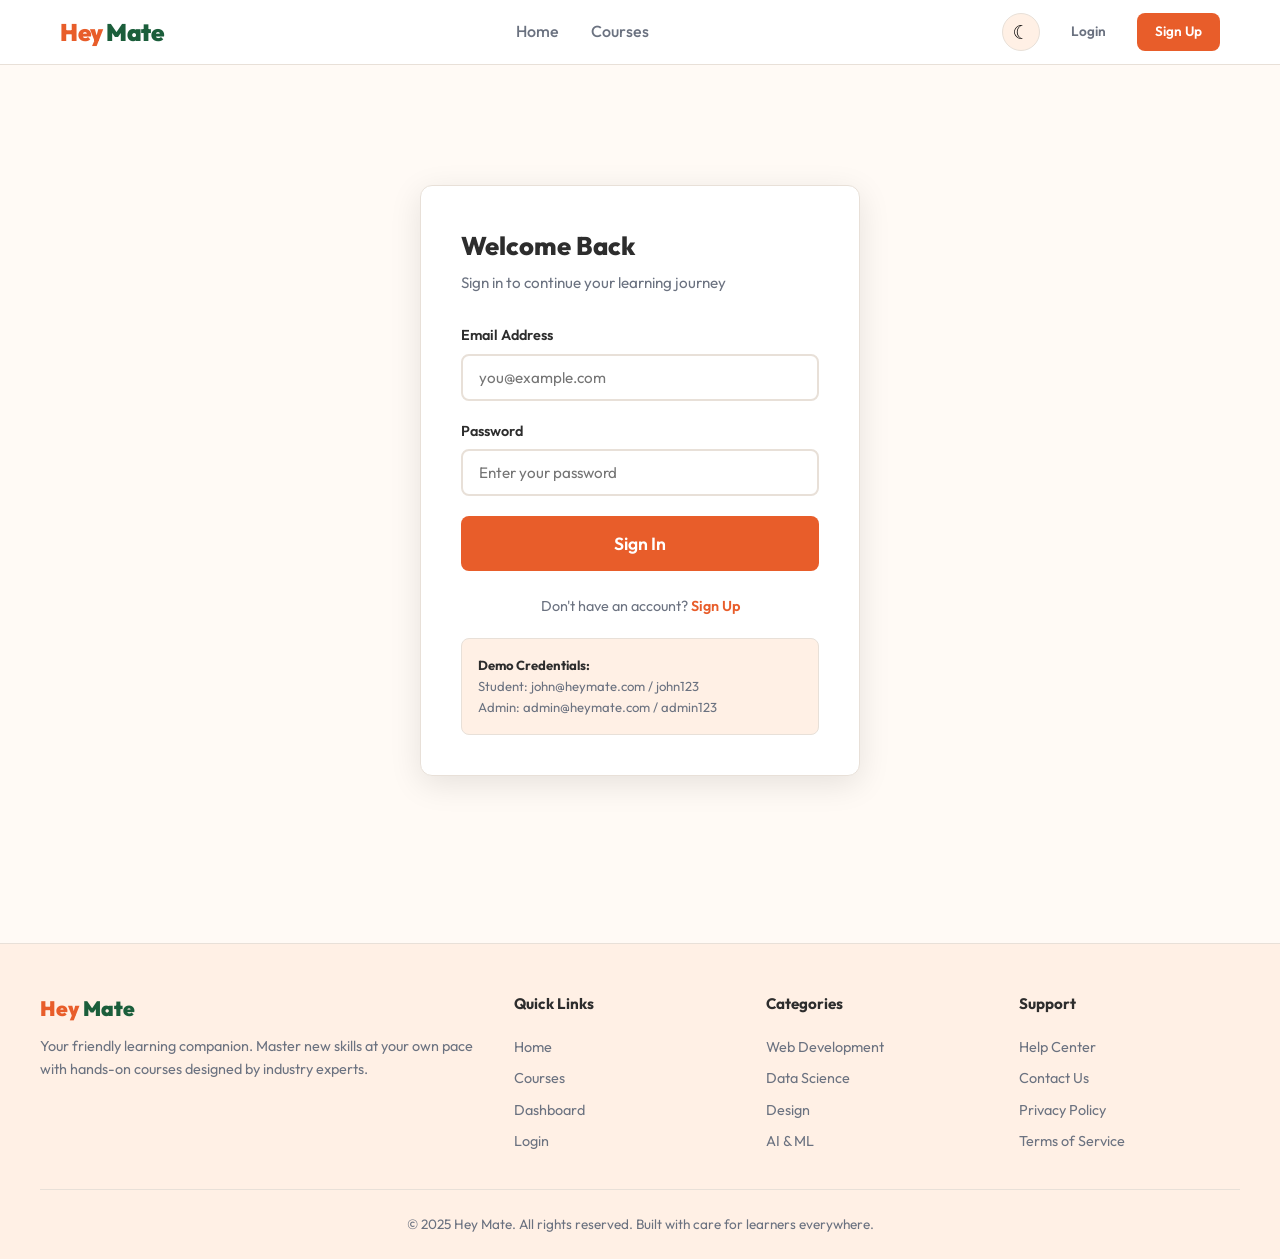
<file: certificate.html>
<!DOCTYPE html>
<html lang="en">
<head>
    <meta charset="UTF-8">
    <meta name="viewport" content="width=device-width, initial-scale=1.0">
    <title>Certificate - Hey Mate</title>
    <link rel="stylesheet" href="css/style.css">
</head>
<body>
    <!-- Header injected by JS -->
    <header class="site-header" id="site-header"></header>

    <!-- ========== CERTIFICATE PAGE ========== -->
    <main class="certificate-page" id="certificatePage">
        <h1 class="fade-in">Your Certificate</h1>
        <p class="fade-in fade-in-delay-1">Congratulations on completing the course!</p>

        <!-- Certificate Canvas -->
        <div class="certificate-wrapper fade-in fade-in-delay-2">
            <canvas id="certificateCanvas" width="800" height="560"></canvas>
        </div>

        <!-- Download / Share Buttons -->
        <div class="certificate-actions fade-in fade-in-delay-3">
            <button class="btn btn-primary" onclick="downloadCertificate()">Download as Image</button>
            <button class="btn btn-outline" onclick="window.print()">Print Certificate</button>
            <a href="dashboard.html" class="btn btn-ghost">Back to Dashboard</a>
        </div>
    </main>

    <!-- Footer injected by JS -->
    <footer class="site-footer" id="site-footer"></footer>

    <!-- Scripts -->
    <script src="js/data.js"></script>
    <script src="js/auth.js"></script>
    <script src="js/common.js"></script>
    <script>
        /* --- Certificate Page: generates certificate using Canvas API --- */
        document.addEventListener('DOMContentLoaded', function() {
            if (!requireLogin()) return;

            var params = new URLSearchParams(window.location.search);
            var courseId = parseInt(params.get('courseId'));
            if (!courseId) { window.location.href = 'dashboard.html'; return; }

            var user = getCurrentUser();
            var courses = getCourses();
            var course = courses.find(function(c) { return c.id === courseId; });
            if (!course) { window.location.href = 'dashboard.html'; return; }

            // Verify quiz was passed
            var quizResults = getQuizResults();
            var result = quizResults[user.id + '_' + courseId];
            if (!result || !result.passed) {
                document.getElementById('certificatePage').innerHTML =
                    '<div class="empty-state" style="margin-top:3rem;">' +
                    '<div class="es-icon">&#128274;</div>' +
                    '<h3>Certificate Locked</h3>' +
                    '<p>You need to pass the quiz with at least 70% to earn this certificate.</p>' +
                    '<a href="quiz.html?courseId=' + courseId + '" class="btn btn-primary">Take Quiz</a>' +
                    '</div>';
                return;
            }

            // Draw the certificate on canvas
            drawCertificate(user, course, result);
        });

        /* --- Draw certificate on canvas --- */
        function drawCertificate(user, course, result) {
            var canvas = document.getElementById('certificateCanvas');
            if (!canvas) return;
            var ctx = canvas.getContext('2d');
            var W = canvas.width;
            var H = canvas.height;

            // Check dark mode for background
            var isDark = document.documentElement.classList.contains('dark');

            // --- Background ---
            ctx.fillStyle = isDark ? '#1C1C30' : '#FFFAF5';
            ctx.fillRect(0, 0, W, H);

            // --- Decorative border ---
            ctx.strokeStyle = '#E85D2A';
            ctx.lineWidth = 4;
            ctx.strokeRect(20, 20, W - 40, H - 40);
            ctx.strokeStyle = '#FFB300';
            ctx.lineWidth = 1.5;
            ctx.strokeRect(28, 28, W - 56, H - 56);

            // --- Corner decorations ---
            var cornerSize = 30;
            ctx.strokeStyle = '#1B5E3B';
            ctx.lineWidth = 2;
            // Top-left
            ctx.beginPath(); ctx.moveTo(20, 20 + cornerSize); ctx.lineTo(20, 20); ctx.lineTo(20 + cornerSize, 20); ctx.stroke();
            // Top-right
            ctx.beginPath(); ctx.moveTo(W - 20 - cornerSize, 20); ctx.lineTo(W - 20, 20); ctx.lineTo(W - 20, 20 + cornerSize); ctx.stroke();
            // Bottom-left
            ctx.beginPath(); ctx.moveTo(20, H - 20 - cornerSize); ctx.lineTo(20, H - 20); ctx.lineTo(20 + cornerSize, H - 20); ctx.stroke();
            // Bottom-right
            ctx.beginPath(); ctx.moveTo(W - 20 - cornerSize, H - 20); ctx.lineTo(W - 20, H - 20); ctx.lineTo(W - 20, H - 20 - cornerSize); ctx.stroke();

            // --- "Hey Mate" logo ---
            ctx.fillStyle = '#E85D2A';
            ctx.font = '900 28px Outfit, sans-serif';
            ctx.textAlign = 'center';
            ctx.fillText('Hey', W / 2 - 32, 85);
            ctx.fillStyle = '#1B5E3B';
            ctx.fillText('Mate', W / 2 + 32, 85);

            // --- "Certificate of Completion" ---
            ctx.fillStyle = isDark ? '#F0EDE8' : '#2D2D2D';
            ctx.font = '800 32px Outfit, sans-serif';
            ctx.fillText('Certificate of Completion', W / 2, 140);

            // --- Decorative line ---
            ctx.strokeStyle = '#E85D2A';
            ctx.lineWidth = 2;
            ctx.beginPath(); ctx.moveTo(W / 2 - 120, 155); ctx.lineTo(W / 2 + 120, 155); ctx.stroke();

            // --- "This is to certify that" ---
            ctx.fillStyle = isDark ? '#9CA3AF' : '#6B7280';
            ctx.font = '400 14px Outfit, sans-serif';
            ctx.fillText('This is to certify that', W / 2, 195);

            // --- Student Name ---
            ctx.fillStyle = '#E85D2A';
            ctx.font = '800 30px Outfit, sans-serif';
            ctx.fillText(user.name, W / 2, 240);

            // --- "has successfully completed the course" ---
            ctx.fillStyle = isDark ? '#9CA3AF' : '#6B7280';
            ctx.font = '400 14px Outfit, sans-serif';
            ctx.fillText('has successfully completed the course', W / 2, 275);

            // --- Course Title ---
            ctx.fillStyle = isDark ? '#F0EDE8' : '#2D2D2D';
            ctx.font = '700 22px Outfit, sans-serif';
            // Wrap long course titles
            wrapText(ctx, course.title, W / 2, 315, W - 160, 28);

            // --- Course details ---
            ctx.fillStyle = isDark ? '#9CA3AF' : '#6B7280';
            ctx.font = '400 13px Outfit, sans-serif';
            ctx.fillText('Instructor: ' + course.instructor.name + '  |  Duration: ' + course.duration + '  |  Score: ' + result.score + '%', W / 2, 385);

            // --- Date ---
            var today = new Date().toLocaleDateString('en-US', { year: 'numeric', month: 'long', day: 'numeric' });
            ctx.fillText('Date: ' + today, W / 2, 415);

            // --- Signature line ---
            ctx.strokeStyle = isDark ? '#3A3A50' : '#D1D5DB';
            ctx.lineWidth = 1;
            ctx.beginPath(); ctx.moveTo(W / 2 - 80, 490); ctx.lineTo(W / 2 + 80, 490); ctx.stroke();
            ctx.fillStyle = isDark ? '#9CA3AF' : '#6B7280';
            ctx.font = '500 12px Outfit, sans-serif';
            ctx.fillText('Hey Mate Learning Platform', W / 2, 510);
        }

        /* --- Helper: wrap text on canvas --- */
        function wrapText(ctx, text, x, y, maxWidth, lineHeight) {
            var words = text.split(' ');
            var line = '';
            var currentY = y;
            for (var i = 0; i < words.length; i++) {
                var testLine = line + words[i] + ' ';
                var metrics = ctx.measureText(testLine);
                if (metrics.width > maxWidth && i > 0) {
                    ctx.fillText(line, x, currentY);
                    line = words[i] + ' ';
                    currentY += lineHeight;
                } else {
                    line = testLine;
                }
            }
            ctx.fillText(line, x, currentY);
        }

        /* --- Download certificate as PNG image --- */
        function downloadCertificate() {
            var canvas = document.getElementById('certificateCanvas');
            if (!canvas) return;
            var link = document.createElement('a');
            link.download = 'heymate-certificate.png';
            link.href = canvas.toDataURL('image/png');
            link.click();
            showToast('Certificate downloaded!', 'success');
        }
    </script>
</body>
</html>
</file>
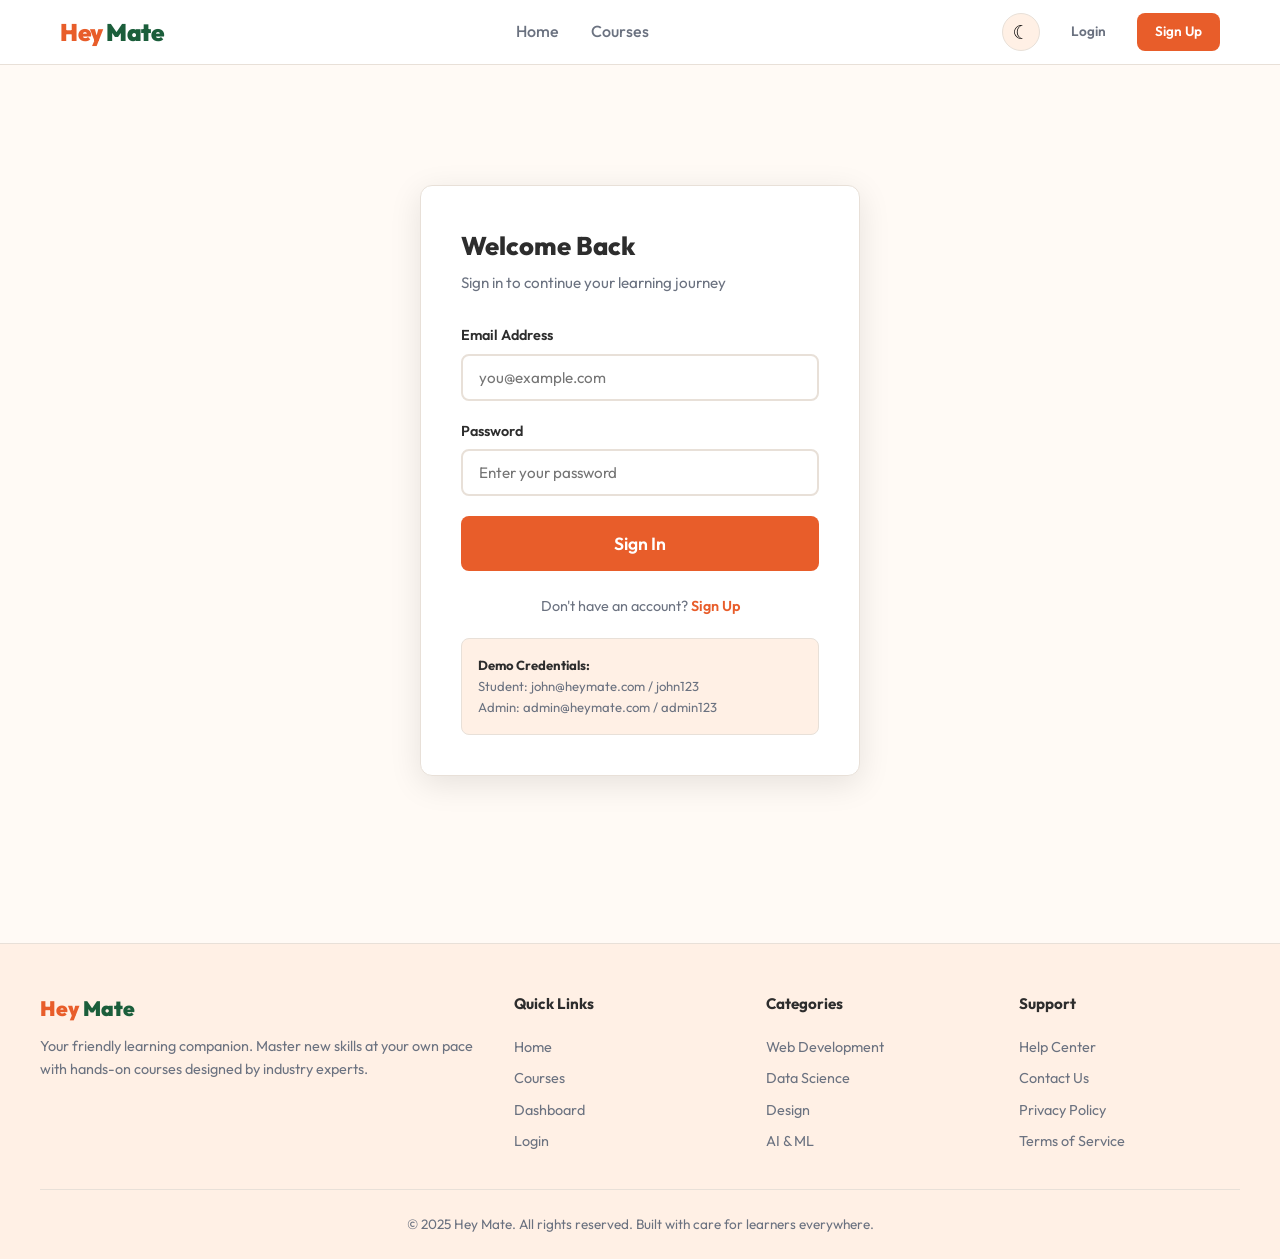
<file: dashboard.html>
<!DOCTYPE html>
<html lang="en">
<head>
    <meta charset="UTF-8">
    <meta name="viewport" content="width=device-width, initial-scale=1.0">
    <title>Dashboard - Hey Mate</title>
    <link rel="stylesheet" href="css/style.css">
</head>
<body>
    <!-- Header injected by JS -->
    <header class="site-header" id="site-header"></header>

    <!-- ========== STUDENT DASHBOARD ========== -->
    <main class="dashboard-page">
        <!-- Welcome Section -->
        <div class="dashboard-welcome fade-in">
            <h1>Welcome back, <span id="welcomeName">Student</span></h1>
            <p>Continue where you left off or explore new courses.</p>
        </div>

        <!-- Stats Cards -->
        <div class="dash-stats" id="dashStats">
            <!-- Rendered by JS -->
        </div>

        <!-- In-Progress Courses -->
        <div class="dash-section fade-in fade-in-delay-1">
            <h2>In Progress</h2>
            <div id="inProgressCourses">
                <!-- Rendered by JS -->
            </div>
        </div>

        <!-- Completed Courses -->
        <div class="dash-section mt-3 fade-in fade-in-delay-2">
            <h2>Completed</h2>
            <div id="completedCourses">
                <!-- Rendered by JS -->
            </div>
        </div>
    </main>

    <!-- Footer injected by JS -->
    <footer class="site-footer" id="site-footer"></footer>

    <!-- Scripts -->
    <script src="js/data.js"></script>
    <script src="js/auth.js"></script>
    <script src="js/common.js"></script>
    <script src="js/dashboard.js"></script>
</body>
</html>
</file>
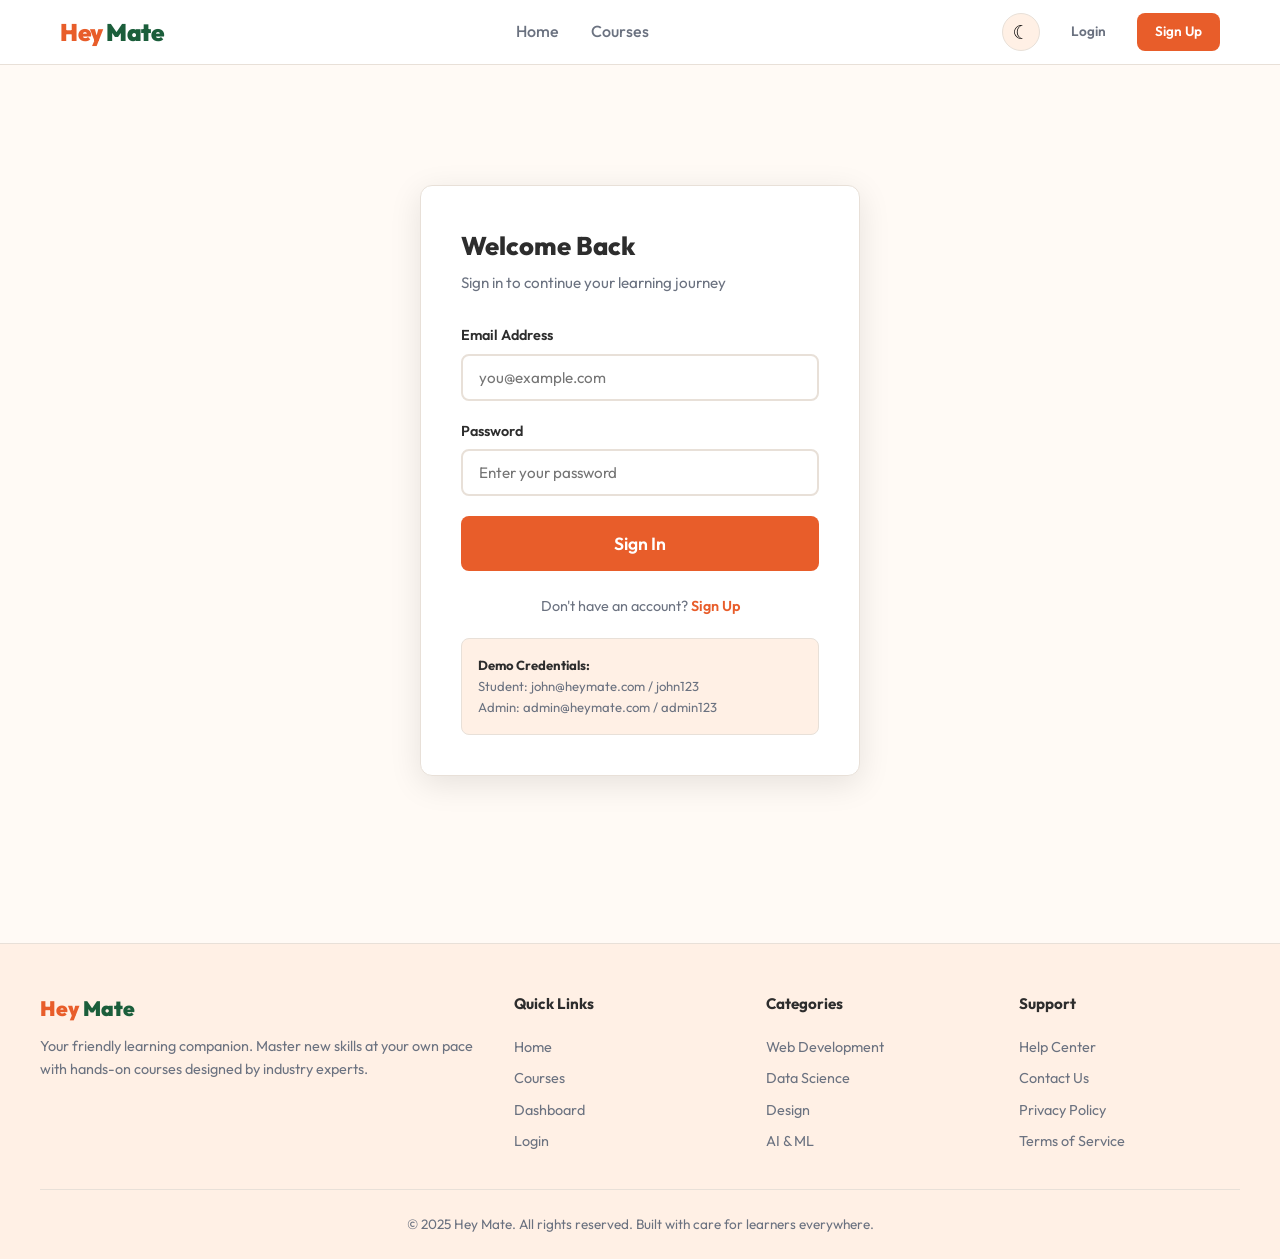
<file: lesson.html>
<!DOCTYPE html>
<html lang="en">
<head>
    <meta charset="UTF-8">
    <meta name="viewport" content="width=device-width, initial-scale=1.0">
    <title>Lesson - Hey Mate</title>
    <link rel="stylesheet" href="css/style.css">
</head>
<body>
    <!-- Header injected by JS -->
    <header class="site-header" id="site-header"></header>

    <!-- ========== LESSON PLAYER PAGE ========== -->
    <main class="lesson-page" id="lessonPage">
        <!-- All content rendered dynamically by JS -->
    </main>

    <!-- Footer injected by JS -->
    <footer class="site-footer" id="site-footer"></footer>

    <!-- Scripts -->
    <script src="js/data.js"></script>
    <script src="js/auth.js"></script>
    <script src="js/common.js"></script>
    <script>
        /* --- Lesson Player: video placeholder + sidebar + progress tracking --- */
        document.addEventListener('DOMContentLoaded', function() {
            if (!requireLogin()) return;

            var page = document.getElementById('lessonPage');
            var params = new URLSearchParams(window.location.search);
            var courseId = parseInt(params.get('courseId'));
            var lessonId = parseInt(params.get('lessonId'));

            if (!courseId || !lessonId) { window.location.href = 'dashboard.html'; return; }

            var courses = getCourses();
            var course = courses.find(function(c) { return c.id === courseId; });
            if (!course) { window.location.href = 'dashboard.html'; return; }

            var allLessons = getAllLessons(course);
            var currentLesson = allLessons.find(function(l) { return l.id === lessonId; });
            if (!currentLesson) { window.location.href = 'dashboard.html'; return; }

            var progress = getProgress();
            var completedLessons = progress[courseId] || [];
            var isCompleted = completedLessons.indexOf(lessonId) !== -1;

            // Find current lesson index and next/prev
            var currentIdx = allLessons.findIndex(function(l) { return l.id === lessonId; });
            var prevLesson = currentIdx > 0 ? allLessons[currentIdx - 1] : null;
            var nextLesson = currentIdx < allLessons.length - 1 ? allLessons[currentIdx + 1] : null;

            // --- Build HTML ---
            var html = '<div class="lesson-layout">';

            // Left: Video + Lesson Content
            html += '<div class="lesson-content-area fade-in">';

            // Video Placeholder
            html += '<div class="video-placeholder">';
            html += '<div class="play-icon">&#9654;</div>';
            html += '<div class="vp-text">' + (currentLesson.type === 'video' ? 'Video Player Placeholder' : 'Reading Material') + '</div>';
            html += '</div>';

            // Lesson Title & Info
            html += '<h2>' + currentLesson.title + '</h2>';
            html += '<div class="lesson-info">';
            html += '<span>' + currentLesson.moduleTitle + '</span>';
            html += '<span>' + currentLesson.duration + '</span>';
            html += '<span>' + (currentLesson.type === 'video' ? 'Video Lesson' : 'Text Lesson') + '</span>';
            html += '</div>';

            // Sample lesson text content
            html += '<div class="lesson-text">';
            html += '<p>This is where the lesson content would be displayed. In a real application, this area would contain the actual video player, embedded content, rich text materials, code examples, or interactive exercises.</p>';
            html += '<p style="margin-top:1rem;">The lesson covers key concepts related to <strong>' + currentLesson.title + '</strong> within the <strong>' + currentLesson.moduleTitle + '</strong> module. Take your time to understand the material before moving on to the next lesson.</p>';
            html += '<p style="margin-top:1rem;">Remember, you can mark this lesson as completed once you feel confident about the topic. Your progress is saved automatically.</p>';
            html += '</div>';

            // Action buttons
            html += '<div class="lesson-actions">';
            if (prevLesson) {
                html += '<a href="lesson.html?courseId=' + courseId + '&lessonId=' + prevLesson.id + '" class="btn btn-outline">&larr; Previous</a>';
            }
            if (!isCompleted) {
                html += '<button class="btn btn-primary" onclick="markComplete(' + courseId + ',' + lessonId + ')">&#10003; Mark as Completed</button>';
            } else {
                html += '<span class="badge badge-success" style="padding:0.5rem 1rem;font-size:0.9rem;">&#10003; Completed</span>';
            }
            if (nextLesson) {
                html += '<a href="lesson.html?courseId=' + courseId + '&lessonId=' + nextLesson.id + '" class="btn btn-secondary">Next &rarr;</a>';
            } else {
                // Last lesson: offer quiz
                html += '<a href="quiz.html?courseId=' + courseId + '" class="btn btn-secondary">Take Quiz &rarr;</a>';
            }
            html += '</div>';

            html += '</div>'; // end lesson-content-area

            // Right: Lesson Sidebar
            html += '<div class="lesson-sidebar fade-in fade-in-delay-1">';
            html += '<div class="sidebar-header">Course Content</div>';

            course.modules.forEach(function(mod) {
                html += '<div class="sidebar-module">';
                html += '<div class="sidebar-module-title">' + mod.title + '</div>';
                mod.lessons.forEach(function(l) {
                    var isActive = l.id === lessonId;
                    var isDone = completedLessons.indexOf(l.id) !== -1;
                    var icon = isDone ? '&#10003;' : (l.type === 'video' ? '&#9654;' : '&#128196;');
                    html += '<a href="lesson.html?courseId=' + courseId + '&lessonId=' + l.id + '" class="sidebar-lesson' +
                        (isActive ? ' active' : '') + (isDone ? ' completed' : '') + '">';
                    html += '<span class="sl-icon">' + icon + '</span>';
                    html += '<span>' + l.title + '</span>';
                    html += '</a>';
                });
                html += '</div>';
            });

            html += '</div>'; // end lesson-sidebar
            html += '</div>'; // end lesson-layout

            page.innerHTML = html;
        });

        /* --- Mark a lesson as completed and save to localStorage --- */
        function markComplete(courseId, lessonId) {
            var progress = getProgress();
            if (!progress[courseId]) progress[courseId] = [];

            // Add lesson ID if not already completed
            if (progress[courseId].indexOf(lessonId) === -1) {
                progress[courseId].push(lessonId);
                saveProgress(progress);
                showToast('Lesson marked as completed!', 'success');
                // Reload page to update sidebar and buttons
                setTimeout(function() { window.location.reload(); }, 500);
            }
        }
    </script>
</body>
</html>
</file>
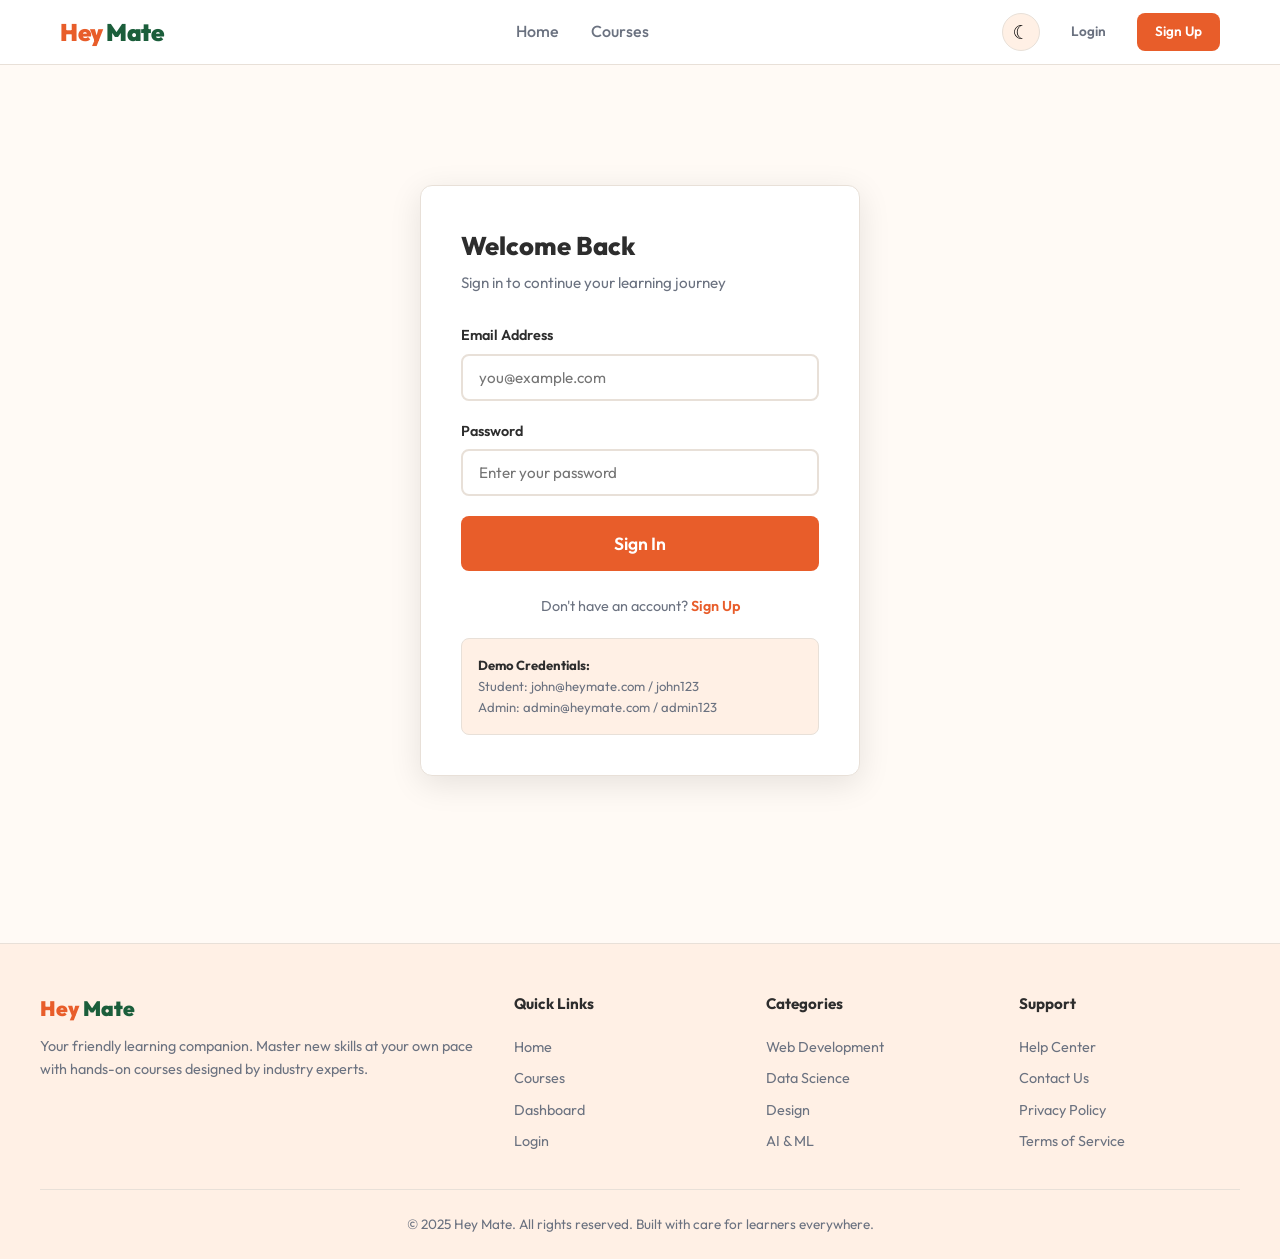
<file: login.html>
<!DOCTYPE html>
<html lang="en">
<head>
    <meta charset="UTF-8">
    <meta name="viewport" content="width=device-width, initial-scale=1.0">
    <title>Login - Hey Mate</title>
    <link rel="stylesheet" href="css/style.css">
</head>
<body>
    <!-- Header injected by JS -->
    <header class="site-header" id="site-header"></header>

    <!-- ========== LOGIN FORM ========== -->
    <main class="auth-page">
        <div class="auth-card fade-in">
            <h2>Welcome Back</h2>
            <p class="auth-sub">Sign in to continue your learning journey</p>

            <form id="loginForm" novalidate>
                <!-- Email Field -->
                <div class="form-group">
                    <label class="form-label" for="loginEmail">Email Address</label>
                    <input type="email" id="loginEmail" class="form-input" placeholder="you@example.com" required>
                    <div class="form-error" id="loginEmailError">Please enter a valid email address.</div>
                </div>

                <!-- Password Field -->
                <div class="form-group">
                    <label class="form-label" for="loginPassword">Password</label>
                    <input type="password" id="loginPassword" class="form-input" placeholder="Enter your password" required>
                    <div class="form-error" id="loginPasswordError">Password is required.</div>
                </div>

                <!-- Login Button -->
                <button type="submit" class="btn btn-primary btn-lg" style="width:100%;">Sign In</button>
            </form>

            <!-- Link to signup -->
            <div class="auth-footer">
                Don't have an account? <a href="signup.html" class="auth-link">Sign Up</a>
            </div>

            <!-- Demo credentials hint -->
            <div class="auth-demo">
                <strong>Demo Credentials:</strong><br>
                Student: john@heymate.com / john123<br>
                Admin: admin@heymate.com / admin123
            </div>
        </div>
    </main>

    <!-- Footer injected by JS -->
    <footer class="site-footer" id="site-footer"></footer>

    <!-- Scripts -->
    <script src="js/data.js"></script>
    <script src="js/auth.js"></script>
    <script src="js/common.js"></script>
    <script>
        /* --- Login Form Validation & Submission --- */
        document.addEventListener('DOMContentLoaded', function() {
            // If already logged in, redirect to dashboard
            if (isLoggedIn()) {
                window.location.href = 'dashboard.html';
                return;
            }

            var form = document.getElementById('loginForm');
            form.addEventListener('submit', function(e) {
                e.preventDefault();
                // Clear previous errors
                document.querySelectorAll('.form-error').forEach(function(el) { el.classList.remove('visible'); });
                document.querySelectorAll('.form-input').forEach(function(el) { el.classList.remove('error'); });

                var email = document.getElementById('loginEmail').value.trim();
                var password = document.getElementById('loginPassword').value;
                var valid = true;

                // Validate email format
                if (!email || !/^[^\s@]+@[^\s@]+\.[^\s@]+$/.test(email)) {
                    document.getElementById('loginEmailError').classList.add('visible');
                    document.getElementById('loginEmail').classList.add('error');
                    valid = false;
                }

                // Validate password not empty
                if (!password) {
                    document.getElementById('loginPasswordError').classList.add('visible');
                    document.getElementById('loginPassword').classList.add('error');
                    valid = false;
                }

                if (!valid) return;

                // Attempt login
                var result = login(email, password);
                if (result.success) {
                    showToast('Welcome back, ' + result.user.name + '!', 'success');
                    // Redirect based on role
                    setTimeout(function() {
                        if (result.user.role === 'admin') {
                            window.location.href = 'admin.html';
                        } else {
                            window.location.href = 'dashboard.html';
                        }
                    }, 600);
                } else {
                    showToast(result.message, 'error');
                }
            });
        });
    </script>
</body>
</html>
</file>
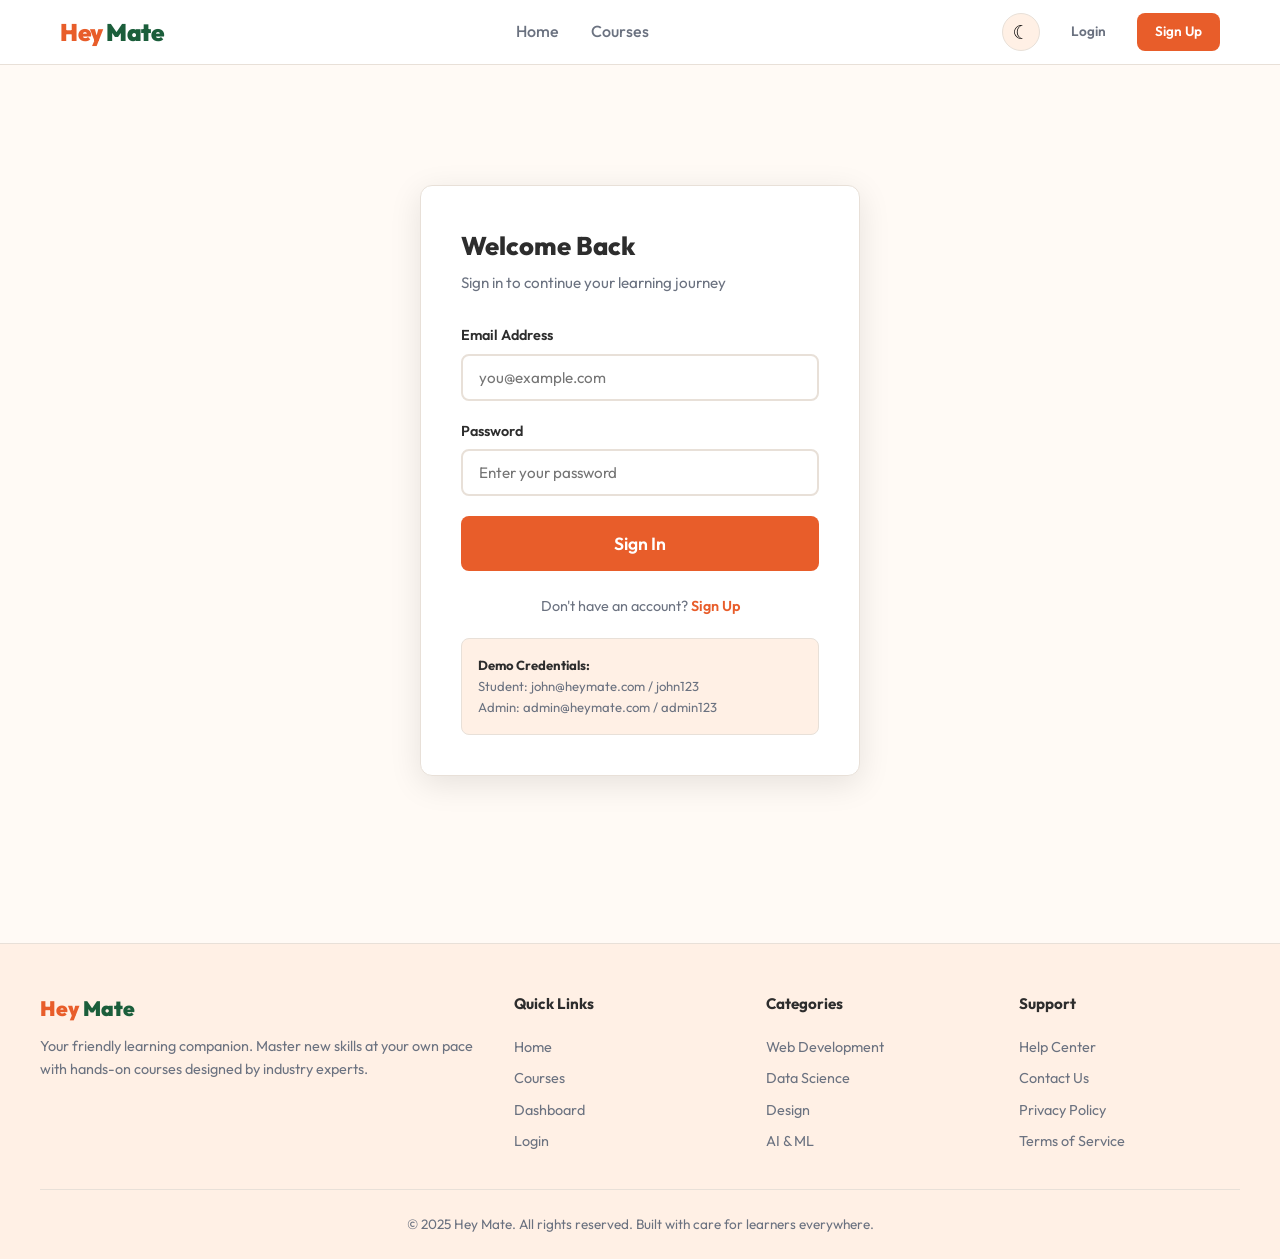
<file: quiz.html>
<!DOCTYPE html>
<html lang="en">
<head>
    <meta charset="UTF-8">
    <meta name="viewport" content="width=device-width, initial-scale=1.0">
    <title>Quiz - Hey Mate</title>
    <link rel="stylesheet" href="css/style.css">
</head>
<body>
    <!-- Header injected by JS -->
    <header class="site-header" id="site-header"></header>

    <!-- ========== QUIZ PAGE ========== -->
    <main class="quiz-page">
        <!-- Quiz Header -->
        <div class="quiz-header fade-in">
            <h1 id="quizTitle">Course Quiz</h1>
            <p>Test your knowledge — you need 70% to pass</p>
        </div>

        <!-- Info Bar: Timer + Progress -->
        <div class="quiz-info-bar fade-in fade-in-delay-1">
            <div class="quiz-timer">
                <span>&#9201;</span>
                <span id="quizTimer">15:00</span>
            </div>
            <div class="quiz-progress-text" id="quizProgressText">Question 1 of 5</div>
        </div>

        <!-- Progress Bar -->
        <div class="quiz-progress-bar">
            <div class="quiz-progress-fill" id="quizProgressFill" style="width:20%"></div>
        </div>

        <!-- Quiz Content: questions or results rendered here -->
        <div id="quizContent">
            <!-- Rendered by quiz.js -->
        </div>
    </main>

    <!-- Footer injected by JS -->
    <footer class="site-footer" id="site-footer"></footer>

    <!-- Scripts -->
    <script src="js/data.js"></script>
    <script src="js/auth.js"></script>
    <script src="js/common.js"></script>
    <script src="js/quiz.js"></script>
</body>
</html>
</file>
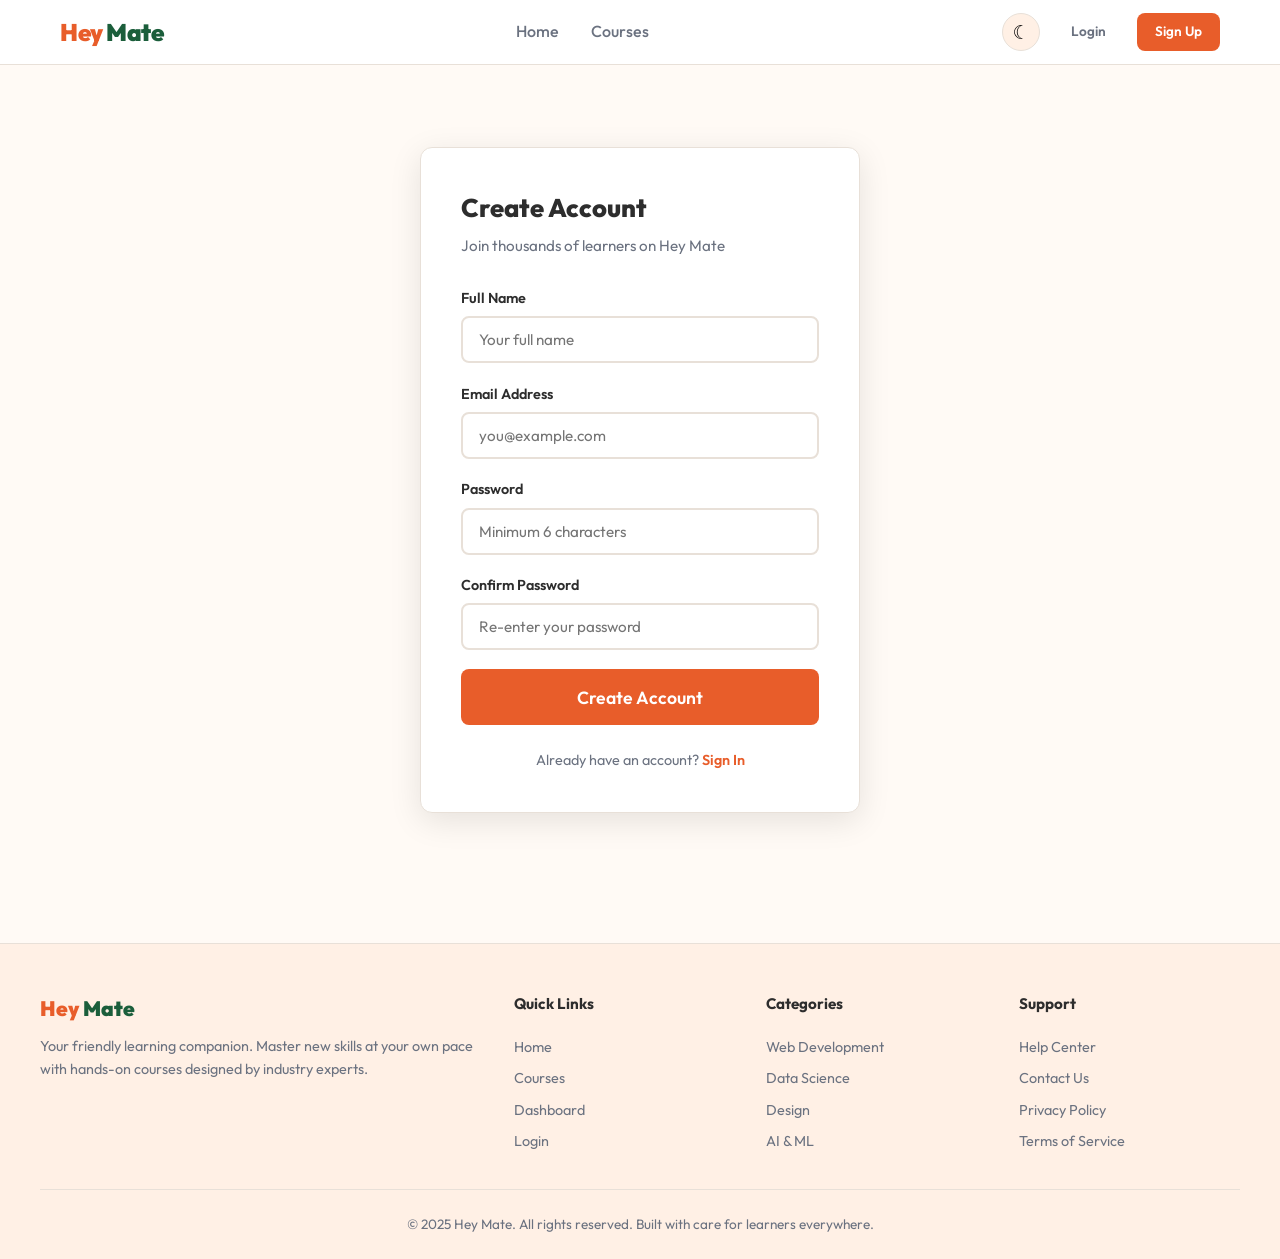
<file: signup.html>
<!DOCTYPE html>
<html lang="en">
<head>
    <meta charset="UTF-8">
    <meta name="viewport" content="width=device-width, initial-scale=1.0">
    <title>Sign Up - Hey Mate</title>
    <link rel="stylesheet" href="css/style.css">
</head>
<body>
    <!-- Header injected by JS -->
    <header class="site-header" id="site-header"></header>

    <!-- ========== SIGNUP FORM ========== -->
    <main class="auth-page">
        <div class="auth-card fade-in">
            <h2>Create Account</h2>
            <p class="auth-sub">Join thousands of learners on Hey Mate</p>

            <form id="signupForm" novalidate>
                <!-- Name Field -->
                <div class="form-group">
                    <label class="form-label" for="signupName">Full Name</label>
                    <input type="text" id="signupName" class="form-input" placeholder="Your full name" required>
                    <div class="form-error" id="signupNameError">Name must be at least 2 characters.</div>
                </div>

                <!-- Email Field -->
                <div class="form-group">
                    <label class="form-label" for="signupEmail">Email Address</label>
                    <input type="email" id="signupEmail" class="form-input" placeholder="you@example.com" required>
                    <div class="form-error" id="signupEmailError">Please enter a valid email address.</div>
                </div>

                <!-- Password Field -->
                <div class="form-group">
                    <label class="form-label" for="signupPassword">Password</label>
                    <input type="password" id="signupPassword" class="form-input" placeholder="Minimum 6 characters" required>
                    <div class="form-error" id="signupPasswordError">Password must be at least 6 characters.</div>
                </div>

                <!-- Confirm Password Field -->
                <div class="form-group">
                    <label class="form-label" for="signupConfirm">Confirm Password</label>
                    <input type="password" id="signupConfirm" class="form-input" placeholder="Re-enter your password" required>
                    <div class="form-error" id="signupConfirmError">Passwords do not match.</div>
                </div>

                <!-- Signup Button -->
                <button type="submit" class="btn btn-primary btn-lg" style="width:100%;">Create Account</button>
            </form>

            <!-- Link to login -->
            <div class="auth-footer">
                Already have an account? <a href="login.html" class="auth-link">Sign In</a>
            </div>
        </div>
    </main>

    <!-- Footer injected by JS -->
    <footer class="site-footer" id="site-footer"></footer>

    <!-- Scripts -->
    <script src="js/data.js"></script>
    <script src="js/auth.js"></script>
    <script src="js/common.js"></script>
    <script>
        /* --- Signup Form Validation & Submission --- */
        document.addEventListener('DOMContentLoaded', function() {
            // If already logged in, redirect
            if (isLoggedIn()) {
                window.location.href = 'dashboard.html';
                return;
            }

            var form = document.getElementById('signupForm');
            form.addEventListener('submit', function(e) {
                e.preventDefault();
                // Clear previous errors
                document.querySelectorAll('.form-error').forEach(function(el) { el.classList.remove('visible'); });
                document.querySelectorAll('.form-input').forEach(function(el) { el.classList.remove('error'); });

                var name = document.getElementById('signupName').value.trim();
                var email = document.getElementById('signupEmail').value.trim();
                var password = document.getElementById('signupPassword').value;
                var confirm = document.getElementById('signupConfirm').value;
                var valid = true;

                // Validate name
                if (name.length < 2) {
                    document.getElementById('signupNameError').classList.add('visible');
                    document.getElementById('signupName').classList.add('error');
                    valid = false;
                }

                // Validate email format
                if (!email || !/^[^\s@]+@[^\s@]+\.[^\s@]+$/.test(email)) {
                    document.getElementById('signupEmailError').classList.add('visible');
                    document.getElementById('signupEmail').classList.add('error');
                    valid = false;
                }

                // Validate password length
                if (password.length < 6) {
                    document.getElementById('signupPasswordError').classList.add('visible');
                    document.getElementById('signupPassword').classList.add('error');
                    valid = false;
                }

                // Validate passwords match
                if (password !== confirm) {
                    document.getElementById('signupConfirmError').classList.add('visible');
                    document.getElementById('signupConfirm').classList.add('error');
                    valid = false;
                }

                if (!valid) return;

                // Attempt signup
                var result = signup(name, email, password);
                if (result.success) {
                    showToast('Account created! Welcome, ' + result.user.name + '!', 'success');
                    setTimeout(function() { window.location.href = 'dashboard.html'; }, 600);
                } else {
                    showToast(result.message, 'error');
                }
            });
        });
    </script>
</body>
</html>
</file>
<file: css/style.css>
/* ============================================
   HEY MATE LMS - Complete Stylesheet
   ============================================ */

/* --- Google Font Import --- */
@import url('https://fonts.googleapis.com/css2?family=Outfit:wght@300;400;500;600;700;800;900&display=swap');

/* --- CSS Variables (Light Theme) --- */
:root {
    --primary: #E85D2A;
    --primary-light: #FF7A47;
    --primary-dark: #C44A1F;
    --secondary: #1B5E3B;
    --secondary-light: #2D8B5E;
    --accent: #FFB300;
    --accent-light: #FFD54F;
    --bg: #FFFAF5;
    --bg-alt: #FFF0E5;
    --card: #FFFFFF;
    --text: #2D2D2D;
    --text-muted: #6B7280;
    --border: #E8E0D8;
    --success: #10B981;
    --warning: #F59E0B;
    --danger: #EF4444;
    --shadow: 0 2px 8px rgba(0,0,0,0.06);
    --shadow-md: 0 4px 16px rgba(0,0,0,0.08);
    --shadow-lg: 0 8px 32px rgba(0,0,0,0.10);
    --radius: 12px;
    --radius-sm: 8px;
    --transition: 0.3s ease;
    --font: 'Outfit', system-ui, -apple-system, sans-serif;
}

/* --- Dark Mode Variables --- */
.dark {
    --primary: #FF7A47;
    --primary-light: #FF9A73;
    --primary-dark: #E85D2A;
    --secondary: #2D8B5E;
    --secondary-light: #4CAF7D;
    --bg: #0D0D18;
    --bg-alt: #161625;
    --card: #1C1C30;
    --text: #F0EDE8;
    --text-muted: #9CA3AF;
    --border: #2A2A40;
    --shadow: 0 2px 8px rgba(0,0,0,0.25);
    --shadow-md: 0 4px 16px rgba(0,0,0,0.3);
    --shadow-lg: 0 8px 32px rgba(0,0,0,0.4);
}

/* --- Reset & Base --- */
*, *::before, *::after { box-sizing: border-box; margin: 0; padding: 0; }
html { scroll-behavior: smooth; }
body {
    font-family: var(--font);
    background: var(--bg);
    color: var(--text);
    line-height: 1.6;
    transition: background var(--transition), color var(--transition);
    min-height: 100vh;
}
a { text-decoration: none; color: inherit; transition: color var(--transition); }
img { max-width: 100%; display: block; }
ul, ol { list-style: none; }
button, input, select, textarea {
    font-family: var(--font);
    font-size: inherit;
    border: none;
    outline: none;
    background: none;
}
button { cursor: pointer; }

/* --- Utility Classes --- */
.container { max-width: 1200px; margin: 0 auto; padding: 0 20px; }
.section-title {
    font-size: 2rem;
    font-weight: 800;
    margin-bottom: 0.5rem;
    color: var(--text);
}
.section-subtitle {
    font-size: 1.05rem;
    color: var(--text-muted);
    margin-bottom: 2.5rem;
}
.text-center { text-align: center; }
.text-primary { color: var(--primary); }
.text-secondary { color: var(--secondary); }
.text-muted { color: var(--text-muted); }
.mt-1 { margin-top: 0.5rem; }
.mt-2 { margin-top: 1rem; }
.mt-3 { margin-top: 1.5rem; }
.mb-2 { margin-bottom: 1rem; }
.mb-3 { margin-bottom: 1.5rem; }
.flex { display: flex; }
.flex-col { flex-direction: column; }
.items-center { align-items: center; }
.justify-between { justify-content: space-between; }
.gap-1 { gap: 0.5rem; }
.gap-2 { gap: 1rem; }
.gap-3 { gap: 1.5rem; }

/* --- Grid Layouts --- */
.grid-2 { display: grid; grid-template-columns: repeat(2, 1fr); gap: 1.5rem; }
.grid-3 { display: grid; grid-template-columns: repeat(3, 1fr); gap: 1.5rem; }
.grid-4 { display: grid; grid-template-columns: repeat(4, 1fr); gap: 1.5rem; }

/* --- Buttons --- */
.btn {
    display: inline-flex;
    align-items: center;
    justify-content: center;
    gap: 0.5rem;
    padding: 0.7rem 1.5rem;
    border-radius: var(--radius-sm);
    font-weight: 600;
    font-size: 0.95rem;
    transition: all var(--transition);
    border: 2px solid transparent;
    white-space: nowrap;
}
.btn-primary {
    background: var(--primary);
    color: #fff;
}
.btn-primary:hover {
    background: var(--primary-dark);
    transform: translateY(-2px);
    box-shadow: 0 4px 16px rgba(232,93,42,0.35);
}
.btn-secondary {
    background: var(--secondary);
    color: #fff;
}
.btn-secondary:hover {
    background: var(--secondary-light);
    transform: translateY(-2px);
}
.btn-outline {
    border: 2px solid var(--primary);
    color: var(--primary);
    background: transparent;
}
.btn-outline:hover {
    background: var(--primary);
    color: #fff;
    transform: translateY(-2px);
}
.btn-ghost {
    color: var(--text-muted);
    padding: 0.5rem 0.8rem;
}
.btn-ghost:hover { color: var(--primary); }
.btn-danger { background: var(--danger); color: #fff; }
.btn-danger:hover { opacity: 0.9; transform: translateY(-2px); }
.btn-sm { padding: 0.4rem 1rem; font-size: 0.85rem; }
.btn-lg { padding: 0.9rem 2rem; font-size: 1.1rem; }
.btn:disabled {
    opacity: 0.5;
    cursor: not-allowed;
    transform: none !important;
}

/* --- Cards --- */
.card {
    background: var(--card);
    border-radius: var(--radius);
    box-shadow: var(--shadow);
    overflow: hidden;
    transition: all var(--transition);
    border: 1px solid var(--border);
}
.card:hover {
    box-shadow: var(--shadow-md);
    transform: translateY(-4px);
}

/* --- Forms --- */
.form-group { margin-bottom: 1.2rem; }
.form-label {
    display: block;
    font-weight: 600;
    margin-bottom: 0.4rem;
    font-size: 0.9rem;
    color: var(--text);
}
.form-input {
    width: 100%;
    padding: 0.75rem 1rem;
    border: 2px solid var(--border);
    border-radius: var(--radius-sm);
    background: var(--card);
    color: var(--text);
    font-size: 0.95rem;
    transition: border-color var(--transition);
}
.form-input:focus { border-color: var(--primary); }
.form-input.error { border-color: var(--danger); }
.form-error {
    color: var(--danger);
    font-size: 0.8rem;
    margin-top: 0.3rem;
    display: none;
}
.form-error.visible { display: block; }
.form-select {
    width: 100%;
    padding: 0.75rem 1rem;
    border: 2px solid var(--border);
    border-radius: var(--radius-sm);
    background: var(--card);
    color: var(--text);
    font-size: 0.95rem;
    cursor: pointer;
}
.form-select:focus { border-color: var(--primary); }

/* --- Badges --- */
.badge {
    display: inline-block;
    padding: 0.2rem 0.7rem;
    border-radius: 50px;
    font-size: 0.75rem;
    font-weight: 600;
}
.badge-primary { background: rgba(232,93,42,0.12); color: var(--primary); }
.badge-secondary { background: rgba(27,94,59,0.12); color: var(--secondary); }
.badge-accent { background: rgba(255,179,0,0.15); color: #D4940A; }
.badge-success { background: rgba(16,185,129,0.12); color: var(--success); }

/* --- Avatar --- */
.avatar {
    width: 40px;
    height: 40px;
    border-radius: 50%;
    object-fit: cover;
    border: 2px solid var(--border);
}
.avatar-sm { width: 32px; height: 32px; }
.avatar-lg { width: 64px; height: 64px; }

/* ============================================
   HEADER & NAVIGATION
   ============================================ */
.site-header {
    position: sticky;
    top: 0;
    z-index: 1000;
    background: var(--card);
    border-bottom: 1px solid var(--border);
    backdrop-filter: blur(12px);
    transition: all var(--transition);
}
.nav-inner {
    display: flex;
    align-items: center;
    justify-content: space-between;
    padding: 0.8rem 20px;
    max-width: 1200px;
    margin: 0 auto;
}
.nav-logo {
    font-size: 1.5rem;
    font-weight: 900;
    color: var(--primary);
    letter-spacing: -0.5px;
}
.nav-logo span { color: var(--secondary); }
.nav-links {
    display: flex;
    align-items: center;
    gap: 2rem;
}
.nav-links a {
    font-weight: 500;
    color: var(--text-muted);
    position: relative;
    padding: 0.3rem 0;
}
.nav-links a:hover,
.nav-links a.active {
    color: var(--primary);
}
.nav-links a.active::after {
    content: '';
    position: absolute;
    bottom: -2px;
    left: 0;
    width: 100%;
    height: 2px;
    background: var(--primary);
    border-radius: 2px;
}
.nav-right {
    display: flex;
    align-items: center;
    gap: 0.8rem;
}
.dark-toggle {
    width: 38px;
    height: 38px;
    border-radius: 50%;
    display: flex;
    align-items: center;
    justify-content: center;
    font-size: 1.2rem;
    background: var(--bg-alt);
    transition: all var(--transition);
    border: 1px solid var(--border);
}
.dark-toggle:hover {
    background: var(--primary);
    color: #fff;
    border-color: var(--primary);
}
.mobile-toggle {
    display: none;
    flex-direction: column;
    gap: 5px;
    padding: 5px;
}
.mobile-toggle span {
    display: block;
    width: 24px;
    height: 2px;
    background: var(--text);
    border-radius: 2px;
    transition: all var(--transition);
}

/* ============================================
   HERO SECTION (Home Page)
   ============================================ */
.hero {
    padding: 5rem 20px;
    text-align: center;
    position: relative;
    overflow: hidden;
    background: linear-gradient(135deg, var(--bg) 0%, var(--bg-alt) 50%, var(--bg) 100%);
}
.hero::before {
    content: '';
    position: absolute;
    top: -50%;
    left: -50%;
    width: 200%;
    height: 200%;
    background: radial-gradient(circle at 30% 40%, rgba(232,93,42,0.06) 0%, transparent 50%),
                radial-gradient(circle at 70% 60%, rgba(27,94,59,0.05) 0%, transparent 50%);
    animation: heroGlow 8s ease-in-out infinite alternate;
}
@keyframes heroGlow {
    0% { transform: translate(0, 0); }
    100% { transform: translate(30px, -20px); }
}
.hero-content { position: relative; z-index: 1; max-width: 700px; margin: 0 auto; }
.hero h1 {
    font-size: 3.5rem;
    font-weight: 900;
    line-height: 1.1;
    margin-bottom: 1.2rem;
    letter-spacing: -1px;
}
.hero h1 .highlight {
    background: linear-gradient(135deg, var(--primary), var(--accent));
    -webkit-background-clip: text;
    -webkit-text-fill-color: transparent;
    background-clip: text;
}
.hero p {
    font-size: 1.15rem;
    color: var(--text-muted);
    margin-bottom: 2rem;
    max-width: 550px;
    margin-left: auto;
    margin-right: auto;
}
.hero-buttons { display: flex; gap: 1rem; justify-content: center; flex-wrap: wrap; }
.hero-stats {
    display: flex;
    justify-content: center;
    gap: 3rem;
    margin-top: 3.5rem;
    flex-wrap: wrap;
}
.hero-stat { text-align: center; }
.hero-stat .number {
    font-size: 2rem;
    font-weight: 900;
    color: var(--primary);
    display: block;
}
.hero-stat .label {
    font-size: 0.85rem;
    color: var(--text-muted);
    font-weight: 500;
}

/* Floating decorative shapes */
.hero-shapes {
    position: absolute;
    inset: 0;
    overflow: hidden;
    pointer-events: none;
}
.hero-shape {
    position: absolute;
    border-radius: 50%;
    opacity: 0.08;
}
.hero-shape:nth-child(1) {
    width: 300px; height: 300px;
    background: var(--primary);
    top: -80px; right: -60px;
    animation: float 6s ease-in-out infinite;
}
.hero-shape:nth-child(2) {
    width: 200px; height: 200px;
    background: var(--secondary);
    bottom: -40px; left: -40px;
    animation: float 8s ease-in-out infinite reverse;
}
.hero-shape:nth-child(3) {
    width: 120px; height: 120px;
    background: var(--accent);
    top: 30%; left: 10%;
    animation: float 7s ease-in-out infinite 1s;
}
@keyframes float {
    0%, 100% { transform: translateY(0) rotate(0deg); }
    50% { transform: translateY(-20px) rotate(5deg); }
}

/* ============================================
   FEATURED COURSES SECTION
   ============================================ */
.featured-section {
    padding: 4rem 20px;
    max-width: 1200px;
    margin: 0 auto;
}

/* --- Course Card --- */
.course-card {}
.course-card .card-image {
    position: relative;
    height: 180px;
    overflow: hidden;
    background: var(--bg-alt);
}
.course-card .card-image img {
    width: 100%;
    height: 100%;
    object-fit: cover;
    transition: transform 0.5s ease;
}
.course-card:hover .card-image img { transform: scale(1.08); }
.course-card .card-image .card-badge {
    position: absolute;
    top: 12px;
    left: 12px;
}
.course-card .card-image .card-price {
    position: absolute;
    bottom: 12px;
    right: 12px;
    background: var(--card);
    padding: 0.3rem 0.8rem;
    border-radius: 50px;
    font-weight: 700;
    font-size: 0.95rem;
    color: var(--primary);
}
.course-card .card-body { padding: 1.2rem; }
.course-card .card-category {
    font-size: 0.8rem;
    color: var(--primary);
    font-weight: 600;
    text-transform: uppercase;
    letter-spacing: 0.5px;
    margin-bottom: 0.4rem;
}
.course-card .card-title {
    font-size: 1.05rem;
    font-weight: 700;
    margin-bottom: 0.6rem;
    line-height: 1.3;
    display: -webkit-box;
    -webkit-line-clamp: 2;
    -webkit-box-orient: vertical;
    overflow: hidden;
}
.course-card .card-meta {
    display: flex;
    align-items: center;
    gap: 1rem;
    font-size: 0.85rem;
    color: var(--text-muted);
}
.course-card .card-meta .stars { color: var(--accent); font-weight: 600; }
.course-card .card-footer {
    display: flex;
    align-items: center;
    justify-content: space-between;
    padding: 0.8rem 1.2rem;
    border-top: 1px solid var(--border);
}
.course-card .card-instructor {
    display: flex;
    align-items: center;
    gap: 0.5rem;
    font-size: 0.85rem;
    font-weight: 500;
}

/* ============================================
   CATEGORIES SECTION
   ============================================ */
.categories-section {
    padding: 4rem 20px;
    background: var(--bg-alt);
}
.categories-section .container { max-width: 1200px; }
.category-card {
    background: var(--card);
    border-radius: var(--radius);
    padding: 1.8rem;
    text-align: center;
    border: 1px solid var(--border);
    transition: all var(--transition);
    cursor: pointer;
}
.category-card:hover {
    transform: translateY(-4px);
    box-shadow: var(--shadow-md);
    border-color: var(--primary);
}
.category-card .cat-icon { font-size: 2.2rem; margin-bottom: 0.8rem; }
.category-card .cat-name { font-weight: 700; font-size: 1rem; margin-bottom: 0.3rem; }
.category-card .cat-count { font-size: 0.85rem; color: var(--text-muted); }

/* ============================================
   TESTIMONIALS SECTION
   ============================================ */
.testimonials-section {
    padding: 4rem 20px;
    max-width: 1200px;
    margin: 0 auto;
}
.testimonial-card {
    background: var(--card);
    border-radius: var(--radius);
    padding: 1.8rem;
    border: 1px solid var(--border);
    transition: all var(--transition);
}
.testimonial-card:hover { box-shadow: var(--shadow-md); }
.testimonial-card .quote {
    font-size: 0.95rem;
    color: var(--text-muted);
    line-height: 1.7;
    margin-bottom: 1.2rem;
    font-style: italic;
}
.testimonial-card .t-author {
    display: flex;
    align-items: center;
    gap: 0.8rem;
}
.testimonial-card .t-name { font-weight: 700; font-size: 0.95rem; }
.testimonial-card .t-course { font-size: 0.8rem; color: var(--text-muted); }
.testimonial-card .t-stars { color: var(--accent); font-size: 0.85rem; margin-bottom: 0.8rem; }

/* ============================================
   FOOTER
   ============================================ */
.site-footer {
    background: var(--bg-alt);
    border-top: 1px solid var(--border);
    padding: 3rem 20px 1.5rem;
    margin-top: 3rem;
}
.footer-inner {
    max-width: 1200px;
    margin: 0 auto;
    display: grid;
    grid-template-columns: 2fr 1fr 1fr 1fr;
    gap: 2rem;
    margin-bottom: 2rem;
}
.footer-brand .footer-logo {
    font-size: 1.3rem;
    font-weight: 900;
    color: var(--primary);
    margin-bottom: 0.6rem;
}
.footer-brand .footer-logo span { color: var(--secondary); }
.footer-brand p { font-size: 0.9rem; color: var(--text-muted); line-height: 1.6; }
.footer-col h4 {
    font-weight: 700;
    font-size: 0.95rem;
    margin-bottom: 1rem;
    color: var(--text);
}
.footer-col a {
    display: block;
    font-size: 0.9rem;
    color: var(--text-muted);
    padding: 0.25rem 0;
    transition: color var(--transition);
}
.footer-col a:hover { color: var(--primary); }
.footer-bottom {
    max-width: 1200px;
    margin: 0 auto;
    padding-top: 1.5rem;
    border-top: 1px solid var(--border);
    text-align: center;
    font-size: 0.85rem;
    color: var(--text-muted);
}

/* ============================================
   AUTH PAGES (Login / Signup)
   ============================================ */
.auth-page {
    min-height: calc(100vh - 70px);
    display: flex;
    align-items: center;
    justify-content: center;
    padding: 2rem 20px;
}
.auth-card {
    background: var(--card);
    border: 1px solid var(--border);
    border-radius: var(--radius);
    padding: 2.5rem;
    width: 100%;
    max-width: 440px;
    box-shadow: var(--shadow-lg);
}
.auth-card h2 {
    font-size: 1.6rem;
    font-weight: 800;
    margin-bottom: 0.3rem;
}
.auth-card .auth-sub {
    color: var(--text-muted);
    font-size: 0.95rem;
    margin-bottom: 1.8rem;
}
.auth-card .auth-link {
    color: var(--primary);
    font-weight: 600;
}
.auth-card .auth-link:hover { text-decoration: underline; }
.auth-card .auth-footer {
    text-align: center;
    margin-top: 1.5rem;
    font-size: 0.9rem;
    color: var(--text-muted);
}
.auth-demo {
    background: var(--bg-alt);
    border: 1px solid var(--border);
    border-radius: var(--radius-sm);
    padding: 1rem;
    margin-top: 1.2rem;
    font-size: 0.82rem;
    color: var(--text-muted);
}
.auth-demo strong { color: var(--text); }

/* ============================================
   COURSES PAGE
   ============================================ */
.courses-page {
    max-width: 1200px;
    margin: 0 auto;
    padding: 2rem 20px;
}
.courses-header {
    display: flex;
    align-items: center;
    justify-content: space-between;
    flex-wrap: wrap;
    gap: 1rem;
    margin-bottom: 2rem;
}
.courses-header h1 { font-size: 2rem; font-weight: 800; }
.search-box {
    display: flex;
    align-items: center;
    gap: 0.5rem;
    background: var(--card);
    border: 2px solid var(--border);
    border-radius: var(--radius-sm);
    padding: 0.5rem 1rem;
    min-width: 280px;
    transition: border-color var(--transition);
}
.search-box:focus-within { border-color: var(--primary); }
.search-box input {
    flex: 1;
    background: none;
    color: var(--text);
    font-size: 0.95rem;
}
.search-box .search-icon { color: var(--text-muted); font-size: 1.1rem; }
.filter-bar {
    display: flex;
    gap: 0.5rem;
    flex-wrap: wrap;
    margin-bottom: 2rem;
}
.filter-btn {
    padding: 0.45rem 1.1rem;
    border-radius: 50px;
    font-size: 0.85rem;
    font-weight: 600;
    background: var(--card);
    color: var(--text-muted);
    border: 1px solid var(--border);
    transition: all var(--transition);
}
.filter-btn:hover, .filter-btn.active {
    background: var(--primary);
    color: #fff;
    border-color: var(--primary);
}
.no-results {
    text-align: center;
    padding: 4rem 2rem;
    color: var(--text-muted);
}
.no-results .nr-icon { font-size: 3rem; margin-bottom: 1rem; }

/* ============================================
   COURSE DETAIL PAGE
   ============================================ */
.course-detail-page {
    max-width: 1200px;
    margin: 0 auto;
    padding: 2rem 20px;
}
.cd-hero {
    display: grid;
    grid-template-columns: 1.5fr 1fr;
    gap: 2rem;
    margin-bottom: 3rem;
}
.cd-hero-image {
    border-radius: var(--radius);
    overflow: hidden;
    height: 320px;
    background: var(--bg-alt);
}
.cd-hero-image img { width: 100%; height: 100%; object-fit: cover; }
.cd-hero-info { display: flex; flex-direction: column; gap: 0.8rem; }
.cd-hero-info h1 { font-size: 1.8rem; font-weight: 800; line-height: 1.2; }
.cd-hero-info .cd-meta {
    display: flex;
    gap: 1.2rem;
    flex-wrap: wrap;
    font-size: 0.9rem;
    color: var(--text-muted);
}
.cd-hero-info .cd-desc {
    color: var(--text-muted);
    font-size: 0.95rem;
    line-height: 1.7;
    flex: 1;
}
.cd-hero-info .cd-price {
    font-size: 2rem;
    font-weight: 900;
    color: var(--primary);
}
.cd-instructor {
    display: flex;
    align-items: center;
    gap: 0.8rem;
    padding: 1rem;
    background: var(--bg-alt);
    border-radius: var(--radius-sm);
}
.cd-instructor-info .name { font-weight: 700; }
.cd-instructor-info .role { font-size: 0.85rem; color: var(--text-muted); }

/* --- Curriculum Accordion --- */
.cd-curriculum { margin-bottom: 2rem; }
.cd-curriculum h2 { font-size: 1.4rem; font-weight: 800; margin-bottom: 1rem; }
.curriculum-module {
    background: var(--card);
    border: 1px solid var(--border);
    border-radius: var(--radius-sm);
    margin-bottom: 0.8rem;
    overflow: hidden;
}
.module-header {
    display: flex;
    align-items: center;
    justify-content: space-between;
    padding: 1rem 1.2rem;
    cursor: pointer;
    font-weight: 700;
    transition: background var(--transition);
}
.module-header:hover { background: var(--bg-alt); }
.module-header .module-lessons {
    font-size: 0.85rem;
    color: var(--text-muted);
    font-weight: 400;
}
.module-header .module-arrow {
    transition: transform var(--transition);
    color: var(--text-muted);
}
.module-header.open .module-arrow { transform: rotate(180deg); }
.module-lessons-list {
    display: none;
    border-top: 1px solid var(--border);
}
.module-lessons-list.open { display: block; }
.lesson-item {
    display: flex;
    align-items: center;
    justify-content: space-between;
    padding: 0.75rem 1.2rem;
    font-size: 0.9rem;
    color: var(--text-muted);
    border-bottom: 1px solid var(--border);
}
.lesson-item:last-child { border-bottom: none; }
.lesson-item .lesson-type { margin-right: 0.5rem; }
.lesson-item .lesson-duration { font-size: 0.8rem; }

/* ============================================
   STUDENT DASHBOARD
   ============================================ */
.dashboard-page {
    max-width: 1200px;
    margin: 0 auto;
    padding: 2rem 20px;
}
.dashboard-welcome {
    margin-bottom: 2rem;
}
.dashboard-welcome h1 { font-size: 1.8rem; font-weight: 800; }
.dashboard-welcome p { color: var(--text-muted); margin-top: 0.3rem; }
.dash-stats {
    display: grid;
    grid-template-columns: repeat(4, 1fr);
    gap: 1rem;
    margin-bottom: 2.5rem;
}
.dash-stat-card {
    background: var(--card);
    border: 1px solid var(--border);
    border-radius: var(--radius);
    padding: 1.3rem;
    text-align: center;
}
.dash-stat-card .stat-num {
    font-size: 1.8rem;
    font-weight: 900;
    color: var(--primary);
}
.dash-stat-card .stat-label {
    font-size: 0.85rem;
    color: var(--text-muted);
    margin-top: 0.2rem;
}
.dash-section h2 {
    font-size: 1.3rem;
    font-weight: 800;
    margin-bottom: 1rem;
}
.enrolled-card {
    display: flex;
    gap: 1.2rem;
    background: var(--card);
    border: 1px solid var(--border);
    border-radius: var(--radius);
    padding: 1rem;
    margin-bottom: 1rem;
    transition: all var(--transition);
}
.enrolled-card:hover { box-shadow: var(--shadow-md); }
.enrolled-card .ec-image {
    width: 160px;
    min-height: 100px;
    border-radius: var(--radius-sm);
    overflow: hidden;
    flex-shrink: 0;
    background: var(--bg-alt);
}
.enrolled-card .ec-image img { width: 100%; height: 100%; object-fit: cover; }
.enrolled-card .ec-info { flex: 1; display: flex; flex-direction: column; justify-content: center; gap: 0.4rem; }
.enrolled-card .ec-title { font-weight: 700; font-size: 1rem; }
.enrolled-card .ec-meta { font-size: 0.85rem; color: var(--text-muted); }

/* --- Progress Bar --- */
.progress-bar-container {
    width: 100%;
    height: 8px;
    background: var(--bg-alt);
    border-radius: 50px;
    overflow: hidden;
    margin-top: 0.3rem;
}
.progress-bar-fill {
    height: 100%;
    background: linear-gradient(90deg, var(--primary), var(--accent));
    border-radius: 50px;
    transition: width 0.6s ease;
}
.progress-text {
    font-size: 0.8rem;
    font-weight: 600;
    color: var(--primary);
}
.enrolled-card .ec-actions {
    display: flex;
    flex-direction: column;
    justify-content: center;
    gap: 0.5rem;
    flex-shrink: 0;
}

/* ============================================
   LESSON PLAYER PAGE
   ============================================ */
.lesson-page {
    max-width: 1200px;
    margin: 0 auto;
    padding: 1.5rem 20px;
}
.lesson-layout {
    display: grid;
    grid-template-columns: 1fr 340px;
    gap: 1.5rem;
    align-items: start;
}
.video-placeholder {
    width: 100%;
    aspect-ratio: 16/9;
    background: var(--bg-alt);
    border-radius: var(--radius);
    display: flex;
    flex-direction: column;
    align-items: center;
    justify-content: center;
    border: 2px solid var(--border);
    margin-bottom: 1rem;
}
.video-placeholder .play-icon {
    width: 70px;
    height: 70px;
    background: var(--primary);
    border-radius: 50%;
    display: flex;
    align-items: center;
    justify-content: center;
    font-size: 1.8rem;
    color: #fff;
    margin-bottom: 1rem;
    transition: transform var(--transition);
}
.video-placeholder:hover .play-icon { transform: scale(1.1); }
.video-placeholder .vp-text { color: var(--text-muted); font-size: 0.95rem; }
.lesson-content-area {
    background: var(--card);
    border: 1px solid var(--border);
    border-radius: var(--radius);
    padding: 1.5rem;
}
.lesson-content-area h2 { font-size: 1.3rem; font-weight: 700; margin-bottom: 0.5rem; }
.lesson-content-area .lesson-info {
    display: flex;
    gap: 1rem;
    font-size: 0.85rem;
    color: var(--text-muted);
    margin-bottom: 1.2rem;
}
.lesson-content-area .lesson-text {
    color: var(--text-muted);
    line-height: 1.8;
    font-size: 0.95rem;
}
.lesson-actions {
    display: flex;
    gap: 1rem;
    margin-top: 1.5rem;
    flex-wrap: wrap;
}

/* --- Lesson Sidebar --- */
.lesson-sidebar {
    background: var(--card);
    border: 1px solid var(--border);
    border-radius: var(--radius);
    overflow: hidden;
    position: sticky;
    top: 80px;
    max-height: calc(100vh - 100px);
    overflow-y: auto;
}
.sidebar-header {
    padding: 1rem 1.2rem;
    border-bottom: 1px solid var(--border);
    font-weight: 700;
    font-size: 0.95rem;
}
.sidebar-module {
    border-bottom: 1px solid var(--border);
}
.sidebar-module-title {
    padding: 0.7rem 1.2rem;
    font-weight: 600;
    font-size: 0.85rem;
    color: var(--text-muted);
    background: var(--bg-alt);
}
.sidebar-lesson {
    display: flex;
    align-items: center;
    gap: 0.6rem;
    padding: 0.6rem 1.2rem;
    font-size: 0.85rem;
    cursor: pointer;
    transition: background var(--transition);
    border-bottom: 1px solid var(--border);
}
.sidebar-lesson:last-child { border-bottom: none; }
.sidebar-lesson:hover { background: var(--bg-alt); }
.sidebar-lesson.active {
    background: rgba(232,93,42,0.08);
    color: var(--primary);
    font-weight: 600;
}
.sidebar-lesson.completed .sl-icon { color: var(--success); }
.sidebar-lesson .sl-icon {
    width: 20px;
    text-align: center;
    flex-shrink: 0;
    color: var(--text-muted);
    font-size: 0.8rem;
}

/* ============================================
   QUIZ PAGE
   ============================================ */
.quiz-page {
    max-width: 760px;
    margin: 0 auto;
    padding: 2rem 20px;
}
.quiz-header {
    text-align: center;
    margin-bottom: 2rem;
}
.quiz-header h1 { font-size: 1.8rem; font-weight: 800; }
.quiz-header p { color: var(--text-muted); margin-top: 0.3rem; }
.quiz-info-bar {
    display: flex;
    justify-content: space-between;
    align-items: center;
    background: var(--card);
    border: 1px solid var(--border);
    border-radius: var(--radius-sm);
    padding: 0.8rem 1.2rem;
    margin-bottom: 1.5rem;
}
.quiz-timer {
    display: flex;
    align-items: center;
    gap: 0.5rem;
    font-weight: 700;
    font-size: 1.1rem;
}
.quiz-timer.warning { color: var(--danger); animation: pulse 1s infinite; }
@keyframes pulse { 0%, 100% { opacity: 1; } 50% { opacity: 0.5; } }
.quiz-progress-text { font-size: 0.9rem; color: var(--text-muted); }
.quiz-progress-bar {
    width: 100%;
    height: 6px;
    background: var(--bg-alt);
    border-radius: 50px;
    margin-bottom: 1.5rem;
    overflow: hidden;
}
.quiz-progress-fill {
    height: 100%;
    background: var(--primary);
    border-radius: 50px;
    transition: width 0.4s ease;
}
.quiz-question-card {
    background: var(--card);
    border: 1px solid var(--border);
    border-radius: var(--radius);
    padding: 2rem;
    margin-bottom: 1.5rem;
}
.quiz-question-card .q-number {
    font-size: 0.85rem;
    color: var(--primary);
    font-weight: 700;
    margin-bottom: 0.5rem;
}
.quiz-question-card .q-text {
    font-size: 1.1rem;
    font-weight: 600;
    margin-bottom: 1.5rem;
    line-height: 1.5;
}
.quiz-option {
    display: flex;
    align-items: center;
    gap: 0.8rem;
    padding: 0.9rem 1.2rem;
    border: 2px solid var(--border);
    border-radius: var(--radius-sm);
    margin-bottom: 0.6rem;
    cursor: pointer;
    transition: all var(--transition);
    font-size: 0.95rem;
}
.quiz-option:hover { border-color: var(--primary); background: rgba(232,93,42,0.04); }
.quiz-option.selected { border-color: var(--primary); background: rgba(232,93,42,0.08); font-weight: 600; }
.quiz-option.correct { border-color: var(--success); background: rgba(16,185,129,0.08); }
.quiz-option.wrong { border-color: var(--danger); background: rgba(239,68,68,0.08); }
.quiz-option .opt-letter {
    width: 30px;
    height: 30px;
    border-radius: 50%;
    background: var(--bg-alt);
    display: flex;
    align-items: center;
    justify-content: center;
    font-weight: 700;
    font-size: 0.85rem;
    flex-shrink: 0;
    transition: all var(--transition);
}
.quiz-option.selected .opt-letter { background: var(--primary); color: #fff; }
.quiz-option.correct .opt-letter { background: var(--success); color: #fff; }
.quiz-option.wrong .opt-letter { background: var(--danger); color: #fff; }
.quiz-nav { display: flex; justify-content: space-between; }
.quiz-result {
    text-align: center;
    background: var(--card);
    border: 1px solid var(--border);
    border-radius: var(--radius);
    padding: 3rem 2rem;
}
.quiz-result .result-score {
    font-size: 4rem;
    font-weight: 900;
    color: var(--primary);
    margin-bottom: 0.5rem;
}
.quiz-result .result-label {
    font-size: 1.1rem;
    color: var(--text-muted);
    margin-bottom: 0.5rem;
}
.quiz-result .result-status {
    font-size: 1.3rem;
    font-weight: 700;
    margin-bottom: 2rem;
}
.quiz-result .result-status.pass { color: var(--success); }
.quiz-result .result-status.fail { color: var(--danger); }
.quiz-result .result-actions { display: flex; gap: 1rem; justify-content: center; flex-wrap: wrap; }

/* ============================================
   CERTIFICATE PAGE
   ============================================ */
.certificate-page {
    max-width: 900px;
    margin: 0 auto;
    padding: 2rem 20px;
    text-align: center;
}
.certificate-page h1 { font-size: 1.8rem; font-weight: 800; margin-bottom: 0.5rem; }
.certificate-page > p { color: var(--text-muted); margin-bottom: 2rem; }
.certificate-wrapper {
    background: var(--card);
    border: 1px solid var(--border);
    border-radius: var(--radius);
    padding: 2rem;
    box-shadow: var(--shadow-lg);
    margin-bottom: 2rem;
}
#certificateCanvas {
    width: 100%;
    max-width: 800px;
    border-radius: var(--radius-sm);
}
.certificate-actions { display: flex; gap: 1rem; justify-content: center; flex-wrap: wrap; }

/* ============================================
   ADMIN PANEL
   ============================================ */
.admin-page {
    max-width: 1200px;
    margin: 0 auto;
    padding: 2rem 20px;
}
.admin-page h1 { font-size: 1.8rem; font-weight: 800; margin-bottom: 1.5rem; }
.admin-tabs {
    display: flex;
    gap: 0.3rem;
    margin-bottom: 2rem;
    border-bottom: 2px solid var(--border);
    padding-bottom: 0;
}
.admin-tab {
    padding: 0.7rem 1.5rem;
    font-weight: 600;
    font-size: 0.95rem;
    color: var(--text-muted);
    border-bottom: 2px solid transparent;
    margin-bottom: -2px;
    transition: all var(--transition);
}
.admin-tab:hover { color: var(--primary); }
.admin-tab.active {
    color: var(--primary);
    border-bottom-color: var(--primary);
}
.admin-panel { display: none; }
.admin-panel.active { display: block; }

/* --- Admin Table --- */
.admin-table-wrapper {
    background: var(--card);
    border: 1px solid var(--border);
    border-radius: var(--radius);
    overflow-x: auto;
}
.admin-table {
    width: 100%;
    border-collapse: collapse;
}
.admin-table th,
.admin-table td {
    padding: 0.8rem 1rem;
    text-align: left;
    font-size: 0.9rem;
    border-bottom: 1px solid var(--border);
}
.admin-table th {
    background: var(--bg-alt);
    font-weight: 700;
    font-size: 0.85rem;
    text-transform: uppercase;
    letter-spacing: 0.5px;
    color: var(--text-muted);
}
.admin-table tr:last-child td { border-bottom: none; }
.admin-table tr:hover td { background: var(--bg-alt); }

/* --- Admin Form --- */
.admin-form-card {
    background: var(--card);
    border: 1px solid var(--border);
    border-radius: var(--radius);
    padding: 2rem;
    margin-bottom: 1.5rem;
}
.admin-form-card h3 { font-weight: 700; margin-bottom: 1.2rem; }
.admin-form-grid {
    display: grid;
    grid-template-columns: 1fr 1fr;
    gap: 1rem;
}
.admin-form-grid .full-width { grid-column: 1 / -1; }
.form-textarea {
    width: 100%;
    padding: 0.75rem 1rem;
    border: 2px solid var(--border);
    border-radius: var(--radius-sm);
    background: var(--card);
    color: var(--text);
    font-size: 0.95rem;
    resize: vertical;
    min-height: 100px;
    font-family: var(--font);
}
.form-textarea:focus { border-color: var(--primary); }

/* ============================================
   TOAST NOTIFICATIONS
   ============================================ */
.toast-container {
    position: fixed;
    top: 80px;
    right: 20px;
    z-index: 9999;
    display: flex;
    flex-direction: column;
    gap: 0.5rem;
}
.toast {
    display: flex;
    align-items: center;
    gap: 0.8rem;
    padding: 0.8rem 1.2rem;
    background: var(--card);
    border: 1px solid var(--border);
    border-radius: var(--radius-sm);
    box-shadow: var(--shadow-lg);
    font-size: 0.9rem;
    font-weight: 500;
    min-width: 280px;
    animation: slideInRight 0.3s ease;
    border-left: 4px solid var(--primary);
}
.toast.success { border-left-color: var(--success); }
.toast.error { border-left-color: var(--danger); }
.toast.warning { border-left-color: var(--warning); }
.toast .toast-close {
    margin-left: auto;
    cursor: pointer;
    color: var(--text-muted);
    font-size: 1.1rem;
    padding: 0 0.3rem;
}
@keyframes slideInRight {
    from { transform: translateX(100%); opacity: 0; }
    to { transform: translateX(0); opacity: 1; }
}
@keyframes slideOutRight {
    from { transform: translateX(0); opacity: 1; }
    to { transform: translateX(100%); opacity: 0; }
}

/* ============================================
   MODAL
   ============================================ */
.modal-overlay {
    position: fixed;
    inset: 0;
    background: rgba(0,0,0,0.5);
    z-index: 5000;
    display: flex;
    align-items: center;
    justify-content: center;
    padding: 20px;
    animation: fadeIn 0.2s ease;
}
@keyframes fadeIn { from { opacity: 0; } to { opacity: 1; } }
.modal-content {
    background: var(--card);
    border-radius: var(--radius);
    padding: 2rem;
    width: 100%;
    max-width: 500px;
    max-height: 90vh;
    overflow-y: auto;
    box-shadow: var(--shadow-lg);
    animation: scaleIn 0.2s ease;
}
@keyframes scaleIn { from { transform: scale(0.95); opacity: 0; } to { transform: scale(1); opacity: 1; } }
.modal-content h3 { font-weight: 800; margin-bottom: 1rem; }

/* ============================================
   EMPTY STATE
   ============================================ */
.empty-state {
    text-align: center;
    padding: 3rem 2rem;
    color: var(--text-muted);
}
.empty-state .es-icon { font-size: 3rem; margin-bottom: 1rem; opacity: 0.5; }
.empty-state h3 { font-weight: 700; color: var(--text); margin-bottom: 0.5rem; }
.empty-state p { margin-bottom: 1.5rem; }

/* ============================================
   RESPONSIVE DESIGN
   ============================================ */
@media (max-width: 1024px) {
    .grid-4 { grid-template-columns: repeat(2, 1fr); }
    .grid-3 { grid-template-columns: repeat(2, 1fr); }
    .cd-hero { grid-template-columns: 1fr; }
    .cd-hero-image { height: 250px; }
    .footer-inner { grid-template-columns: 1fr 1fr; }
    .dash-stats { grid-template-columns: repeat(2, 1fr); }
    .lesson-layout { grid-template-columns: 1fr; }
    .lesson-sidebar { position: static; max-height: none; }
}

@media (max-width: 768px) {
    .nav-links { display: none; }
    .nav-links.open {
        display: flex;
        flex-direction: column;
        position: absolute;
        top: 100%;
        left: 0;
        right: 0;
        background: var(--card);
        border-bottom: 1px solid var(--border);
        padding: 1rem 20px;
        gap: 0.8rem;
        box-shadow: var(--shadow-md);
    }
    .mobile-toggle { display: flex; }
    .hero h1 { font-size: 2.2rem; }
    .hero-stats { gap: 1.5rem; }
    .hero-stat .number { font-size: 1.5rem; }
    .grid-3, .grid-2 { grid-template-columns: 1fr; }
    .grid-4 { grid-template-columns: 1fr; }
    .courses-header { flex-direction: column; align-items: flex-start; }
    .search-box { min-width: 100%; }
    .enrolled-card { flex-direction: column; }
    .enrolled-card .ec-image { width: 100%; min-height: 150px; }
    .enrolled-card .ec-actions { flex-direction: row; }
    .footer-inner { grid-template-columns: 1fr; }
    .admin-form-grid { grid-template-columns: 1fr; }
    .section-title { font-size: 1.6rem; }
}

@media (max-width: 480px) {
    .hero { padding: 3rem 16px; }
    .hero h1 { font-size: 1.8rem; }
    .hero-buttons { flex-direction: column; align-items: center; }
    .auth-card { padding: 1.5rem; }
    .quiz-question-card { padding: 1.2rem; }
    .container { padding: 0 16px; }
}

/* ============================================
   ANIMATIONS
   ============================================ */
.fade-in {
    animation: fadeInUp 0.5s ease both;
}
@keyframes fadeInUp {
    from { opacity: 0; transform: translateY(20px); }
    to { opacity: 1; transform: translateY(0); }
}
.fade-in-delay-1 { animation-delay: 0.1s; }
.fade-in-delay-2 { animation-delay: 0.2s; }
.fade-in-delay-3 { animation-delay: 0.3s; }
.fade-in-delay-4 { animation-delay: 0.4s; }

/* Scrollbar Styling */
::-webkit-scrollbar { width: 8px; }
::-webkit-scrollbar-track { background: var(--bg); }
::-webkit-scrollbar-thumb { background: var(--border); border-radius: 4px; }
::-webkit-scrollbar-thumb:hover { background: var(--text-muted); }

/* Selection Color */
::selection { background: rgba(232,93,42,0.2); color: var(--text); }
</file>
